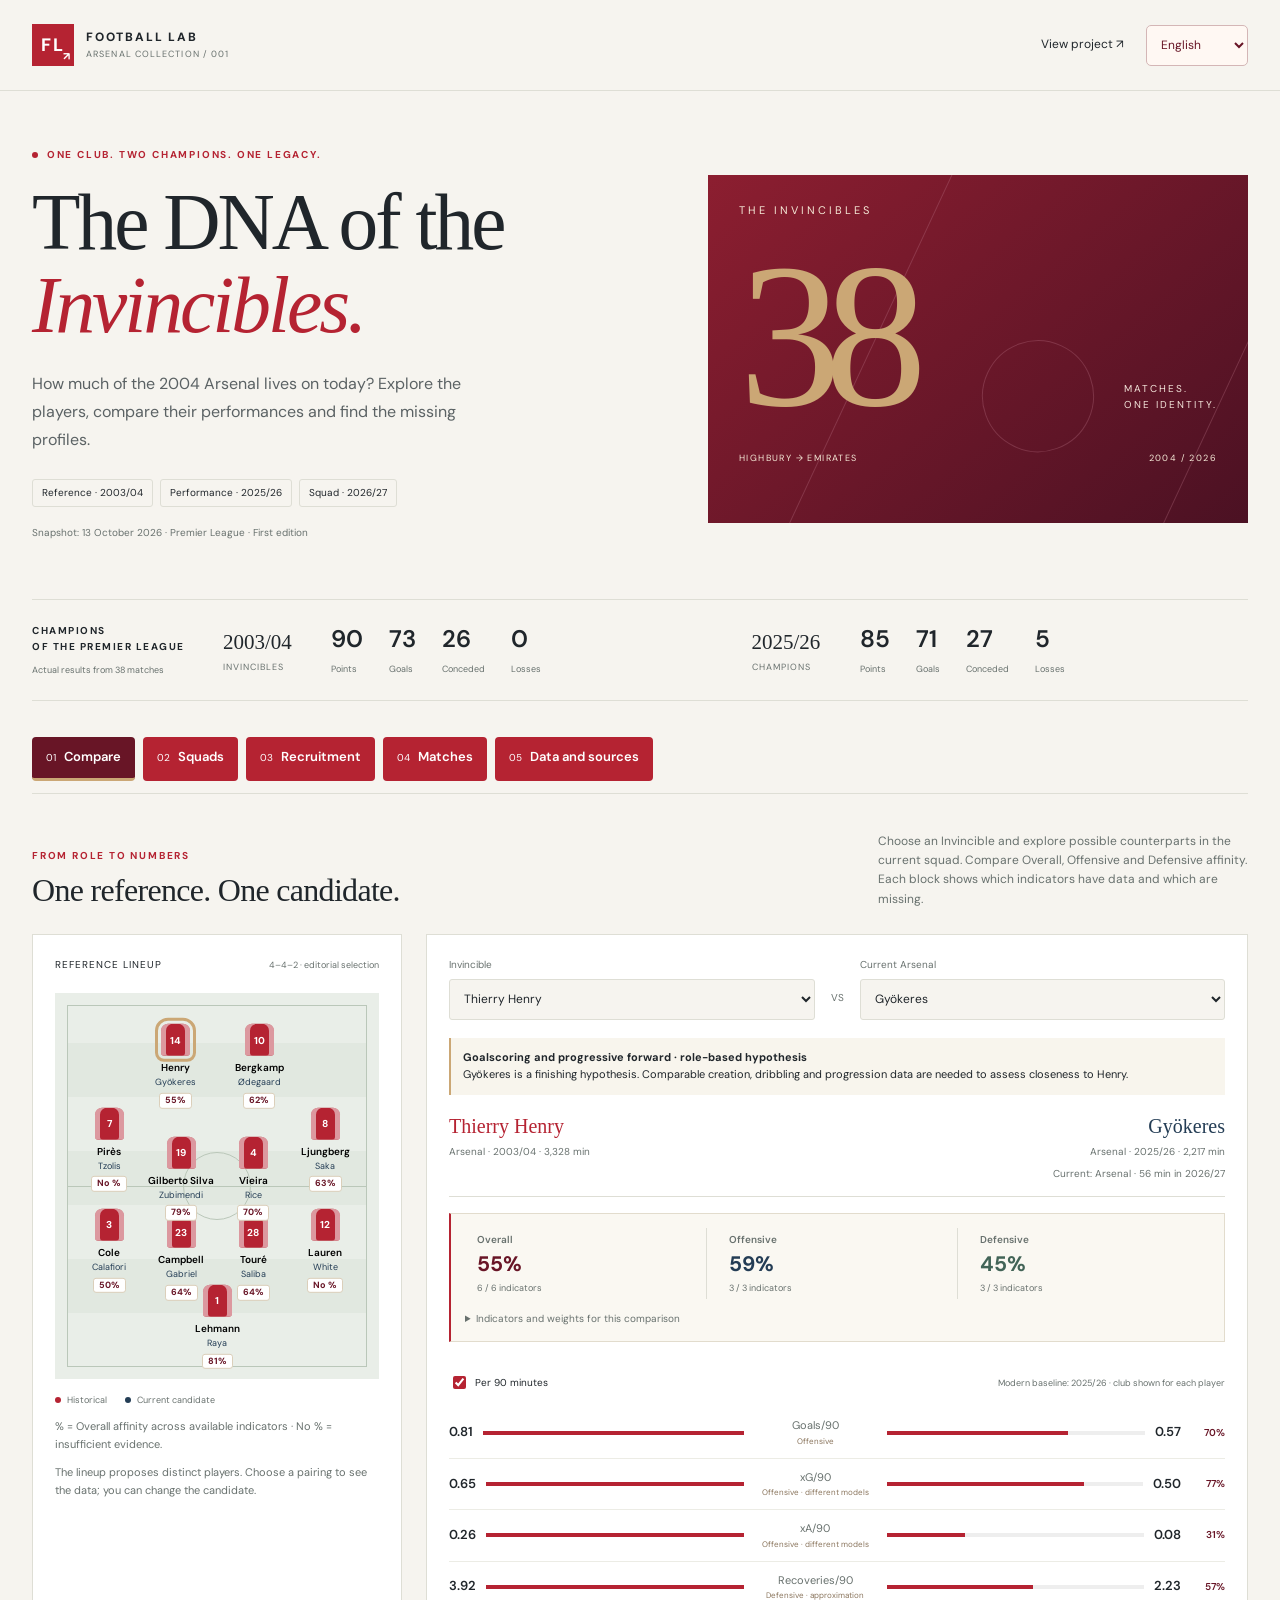
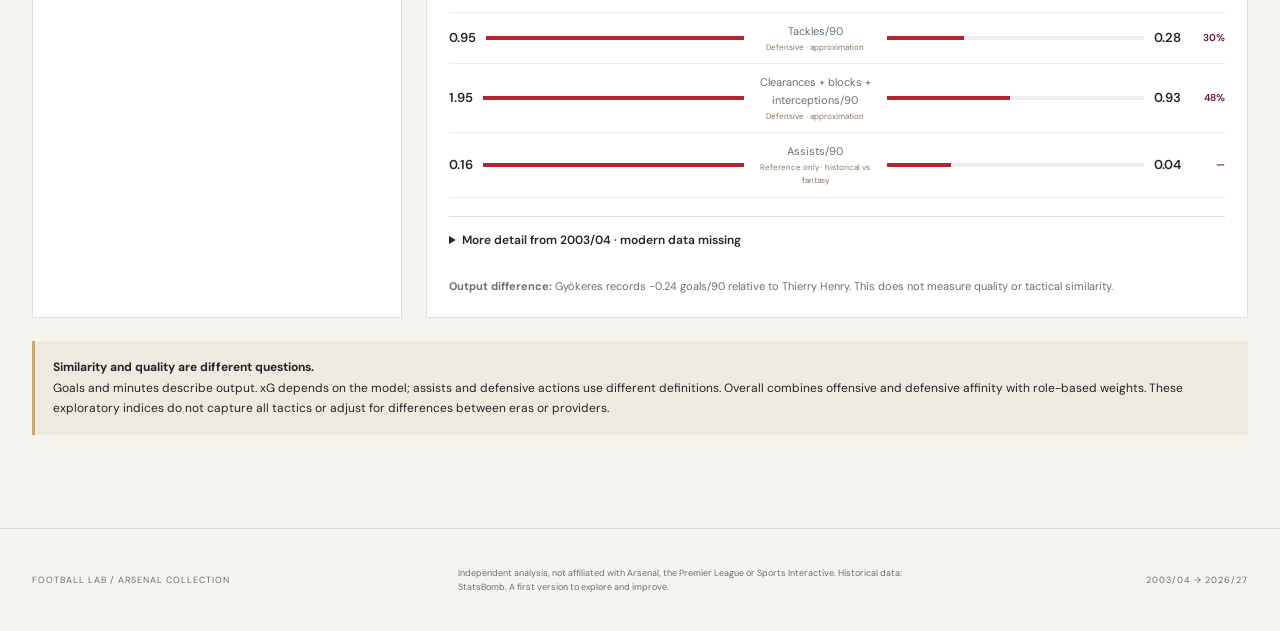
<file: docs/index.html>
<!doctype html>
<html lang="en">
<head>
  <meta charset="utf-8"><meta name="viewport" content="width=device-width, initial-scale=1">
  <meta name="description" content="Explore the 2003/04 Invincibles, the title-winning 2025/26 Arsenal and the current squad. Real data, profiles and candidates to investigate.">
  <title>Arsenal · The DNA of the Invincibles</title>
  <link rel="stylesheet" href="lab.css?v=20261013-7">
  <script defer src="translations.js?v=20261013-7"></script><script defer src="i18n.js?v=20261013-7"></script>
  <script defer src="arsenal-data.js?v=20261013-7"></script><script defer src="match-data.js?v=20261013-7"></script><script defer src="similarity.js?v=20261013-7"></script><script defer src="lab.js?v=20261013-7"></script>
</head>
<body>
<a class="skip" href="#main">Skip to content</a>
<header class="masthead"><a href="./" class="brand"><span class="brand-mark">FL<span>↗</span></span><span>FOOTBALL LAB<small>ARSENAL COLLECTION / 001</small></span></a><div class="header-actions"><a href="https://github.com/isardi4/football-lab" target="_blank" rel="noopener">View project <span aria-hidden="true">↗</span></a><label class="language-picker" data-no-translate><span class="sr-only">Language / Idioma</span><select id="language-select" aria-label="Language / Idioma"><option value="en" lang="en">English</option><option value="es" lang="es">Español</option></select></label></div></header>
<main id="main">
<section class="hero"><div class="hero-copy"><p class="eyebrow"><span class="live-dot"></span> ONE CLUB. TWO CHAMPIONS. ONE LEGACY.</p><h1>The DNA of the<br><em>Invincibles.</em></h1><p class="intro">How much of the 2004 Arsenal lives on today? Explore the players, compare their performances and find the missing profiles.</p><div class="hero-tags"><span>Reference · 2003/04</span><span>Performance · 2025/26</span><span>Squad · 2026/27</span></div><p class="snapshot">Snapshot: 13 October 2026 · Premier League · First edition</p></div><div class="hero-art" aria-hidden="true"><div class="season-label">THE INVINCIBLES</div><div class="giant-number">38<span>MATCHES.<br>ONE IDENTITY.</span></div><div class="art-bottom"><span>HIGHBURY → EMIRATES</span><span>2004 / 2026</span></div><div class="pitch-outline"></div></div></section>
<section class="team-strip" aria-label="Season summaries"><div class="strip-label"><span>CHAMPIONS <br>OF THE PREMIER LEAGUE</span><small>Actual results from 38 matches</small></div><div id="team-summary" class="team-summary"></div></section>
<nav class="tabs" aria-label="Analysis sections"><button data-tab="compare" aria-selected="true">01 <span>Compare</span></button><button data-tab="squads" aria-selected="false">02 <span>Squads</span></button><button data-tab="recruit" aria-selected="false">03 <span>Recruitment</span></button><button data-tab="matches" aria-selected="false">04 <span>Matches</span></button><button data-tab="sources" aria-selected="false">05 <span>Data and sources</span></button></nav>
<section id="compare" class="view active">
<div class="section-heading"><div><p class="eyebrow">FROM ROLE TO NUMBERS</p><h2>One reference. One candidate.</h2></div><p>Choose an Invincible and explore possible counterparts in the current squad. Compare Overall, Offensive and Defensive affinity. Each block shows which indicators have data and which are missing.</p></div>
<div class="compare-layout"><aside class="formation-panel"><div class="panel-title"><span>REFERENCE LINEUP</span><small>4–4–2 · editorial selection</small></div><div class="pitch" id="pitch"></div><div class="legend"><i></i> Historical <i class="modern-dot"></i> Current candidate</div><p class="small-note">% = Overall affinity across available indicators · No % = insufficient evidence.</p><p class="small-note">The lineup proposes distinct players. Choose a pairing to see the data; you can change the candidate.</p></aside><div class="comparison-panel"><div class="selectors"><label>Invincible<select id="historical-select"></select></label><span class="versus">VS</span><label>Current Arsenal<select id="current-select"></select></label></div><div id="role-note" class="role-note"></div><div id="comparison-head"></div><section id="similarity" class="similarity" aria-live="polite" aria-label="Overall, offensive and defensive affinity"></section><div class="metric-controls"><label><input type="checkbox" id="per90" checked> Per 90 minutes</label><span>Modern baseline: 2025/26 · club shown for each player</span></div><div id="metrics" class="metrics"></div><details class="details"><summary>More detail from 2003/04 · modern data missing</summary><div id="historical-details"></div></details><div id="comparison-takeaway" class="takeaway"></div></div></div>
<div class="notice"><strong>Similarity and quality are different questions.</strong> Goals and minutes describe output. xG depends on the model; assists and defensive actions use different definitions. Overall combines offensive and defensive affinity with role-based weights. These exploratory indices do not capture all tactics or adjust for differences between eras or providers.</div>
</section>
<section id="squads" class="view" hidden><div class="section-heading"><div><p class="eyebrow">THE PLAYERS BEHIND THE TEAM</p><h2>Three snapshots of Arsenal.</h2></div><p>Explore the historical squad, the champions’ records and the players available in the latest official squad list.</p></div><div class="toolbar"><label>Squad<select id="squad-season"><option value="historical">Invincibles · 2003/04</option><option value="champions">Champions · FPL records 2025/26</option><option value="current">Current · 2026/27</option></select></label><label>Search<input id="squad-search" type="search" placeholder="Player name"></label><label>Group<select id="squad-group"><option value="all">All</option><option value="GK">Goalkeepers</option><option value="DEF">Defenders</option><option value="MID">Midfielders</option><option value="FWD">Forwards</option></select></label></div><p id="squad-caption" class="small-note"></p><div class="table-wrap"><table><thead id="squad-head"></thead><tbody id="squad-body"></tbody></table></div><p class="small-note">FPL entries with zero minutes do not establish participation. Current squad: 22 senior entries and two selected first-team youngsters; Nwaneri is excluded as a loaned player on the official list. The full academy is not included. Current roles are editorial labels, not measured positions.</p></section>
<section id="recruit" class="view" hidden><div class="section-heading"><div><p class="eyebrow">THE MISSING PROFILE</p><h2>Seven profiles to explore.</h2></div><p>Up to seven candidates from the same position group, ranked by Overall, Offensive or Defensive affinity with the historical reference.</p></div><div class="toolbar"><label>Reference<select id="recruit-reference"></select></label><label>Minimum minutes<select id="min-minutes"><option>900</option><option>1800</option><option>2700</option></select></label><label>Sort by<select id="recruit-sort"><option value="overall">Highest Overall</option><option value="offensive">Highest offensive %</option><option value="defensive">Highest defensive %</option><option value="xg">Highest modern xG/90</option><option value="xa">Highest modern xA/90</option><option value="tackles">Most modern tackles/90</option><option value="minutes">Most minutes</option></select></label></div><div id="recruit-note" class="notice"></div><div class="table-wrap"><table class="recruit-table"><thead><tr><th>Player</th><th>Overall</th><th>Offensive</th><th>Defensive</th><th>Club 2025/26</th><th>Current FPL club</th><th>Min</th><th>Goals/90</th><th>xG/90</th><th>xA/90</th><th>Recoveries/90</th><th>Tackles/90</th><th>CBI/90</th><th>Saves/90</th><th>Conceded/90</th><th>Clean sheets/90</th></tr></thead><tbody id="recruit-body"></tbody></table></div><p class="small-note">Scroll the table to see the remaining indicators. CBI = clearances + blocks + interceptions. Pool: the 2025/26 Premier League FPL archive, excluding current Arsenal players and players associated with Arsenal in that archive. Current club is taken from an FPL snapshot and requires official verification before a signing. No budget, contracts, wages or availability are confirmed. A broad group does not distinguish holding midfielders, wingers and attacking midfielders.</p></section>
<section id="matches" class="view" hidden><div class="section-heading"><div><p class="eyebrow">38 MATCHES PER SEASON</p><h2>The seasons, match by match.</h2></div><p>Team context helps interpret individual output. The score includes opponents’ own goals.</p></div><div class="toolbar"><label>Season<select id="match-season"><option>2003/04</option><option>2025/26</option></select></label><label>Result<select id="match-result"><option value="all">All</option><option value="win">Win</option><option value="draw">Draw</option><option value="loss">Loss</option></select></label></div><div id="match-grid" class="match-grid"></div></section>
<section id="sources" class="view" hidden><div class="section-heading"><div><p class="eyebrow">EVIDENCE, NOT MAGIC</p><h2>What we know. What is missing.</h2></div><p>Sources, definitions and coverage to assess each comparison.</p></div><div class="source-grid"><article class="source-card"><span class="source-status">38 / 38 MATCHES</span><h3>StatsBomb · 2003/04</h3><p>Events and lineups for Arsenal’s full season. Metrics calculated from actions, without continuous tracking.</p><a href="https://github.com/hudl/open-data/tree/master/data" target="_blank" rel="noopener">Official repository ↗</a><img src="statsbomb-logo.png" alt="StatsBomb" class="sb-logo"></article><article class="source-card"><span class="source-status">FULL SEASON · ARCHIVE</span><h3>FPL · 2025/26</h3><p>Aggregates preserved by vaastav, checked against five historical FPL responses. This is not an independent second measurement.</p><a href="https://github.com/vaastav/Fantasy-Premier-League/tree/master/data/2025-26" target="_blank" rel="noopener">Archive and provenance ↗</a></article><article class="source-card"><span class="source-status">SQUAD AND CONTEXT</span><h3>Premier League + results</h3><p>Squad registered in September 2026. Results from Football-Data.co.uk for the 2025/26 season.</p><a href="https://www.premierleague.com/en/news/4706139/see-all-the-202627-premier-league-squad-lists" target="_blank" rel="noopener">Official squads ↗</a><a href="https://www.football-data.co.uk/mmz4281/2526/E0.csv" target="_blank" rel="noopener">Downloadable results ↗</a></article></div><details class="details" open><summary>How metrics are calculated and compared</summary><ul class="method-list"><li><strong>Historical minutes:</strong> sum of position intervals, excluding stoppage time; accounts for substitutions, dismissals and temporary absences. May differ from official minutes.</li><li><strong>Per 90:</strong> total × 90 / minutes. Without minutes, the result is “—”; missing values are not converted to zero.</li><li><strong>Goals:</strong> shots with a Goal outcome; excludes opponents’ own goals. This is the most directly comparable output dimension.</li><li><strong>xG and xA:</strong> historical values from StatsBomb; xA is calculated from the xG of the shot linked to a pass. FPL uses its own provider. Showing them together does not imply identical models.</li><li><strong>Assists:</strong> historical goal_assist versus fantasy assists. Shown separately without assuming equivalence.</li><li><strong>Defence:</strong> tackles and recoveries follow each provider’s definitions. Historical CBI is reconstructed by adding Clearance, Block and Interception events. It approximates the FPL field rather than matching it exactly. Separate interceptions still have no modern counterpart.</li><li><strong>Historical progression:</strong> completed passes advancing horizontally ≥12 StatsBomb units on a 120×80 pitch. This is the project’s own definition, not an official metric or complete tactical assessment.</li><li><strong>Overall, Offensive and Defensive:</strong> each indicator uses lower ÷ higher × 100 on per-90 values. Offensive: goals, xG and xA. Defensive: recoveries, tackles and CBI; for goalkeepers: saves, goals conceded and clean sheets. Blocks average informative indicators and require at least two available, plus 900 minutes per player. Shared zeros provide no signal.</li><li><strong>Overall weights:</strong> based on the original group: forwards 70% offensive / 30% defensive; midfielders 50% / 50%; defenders 30% / 70%; goalkeepers 0% / 100%. These are explicit project choices, not learned or validated weights. If a required block is missing, Overall cannot be assessed. Missing values are not replaced with zeros.</li><li><strong>Goalkeepers:</strong> historical goals conceded are taken from the score when the goalkeeper played the full match. They are not attributed to outfield players. Saves are reconstructed by event type. The offensive component cannot be assessed without modern distribution data.</li><li><strong>Candidates:</strong> up to seven are shown, ranked by the selected dimension. This is affinity across available indicators, not evidence of equal quality, complete tactical similarity or signing feasibility. Fantasy assists without a historical counterpart are excluded from the index.</li><li><strong>Time windows:</strong> 2003/04 versus 2025/26 performance; the available squad is from 2026/27. New signings show their club during the measured window.</li></ul></details><div class="download-row"><a class="button" href="arsenal-data.json" download>Download analysis data ↓</a><a href="data_dictionary.md">Data dictionary (Spanish) ↗</a><a href="https://github.com/isardi4/football-lab/blob/main/scripts/build_dashboard_data.py" target="_blank" rel="noopener">View calculations ↗</a></div></section>
</main>
<footer><span>FOOTBALL LAB / ARSENAL COLLECTION</span><p>Independent analysis, not affiliated with Arsenal, the Premier League or Sports Interactive. Historical data: StatsBomb. A first version to explore and improve.</p><span>2003/04 → 2026/27</span></footer>
<noscript><p class="notice">Enable JavaScript to explore the interactive comparison.</p></noscript>
</body></html>
</file>
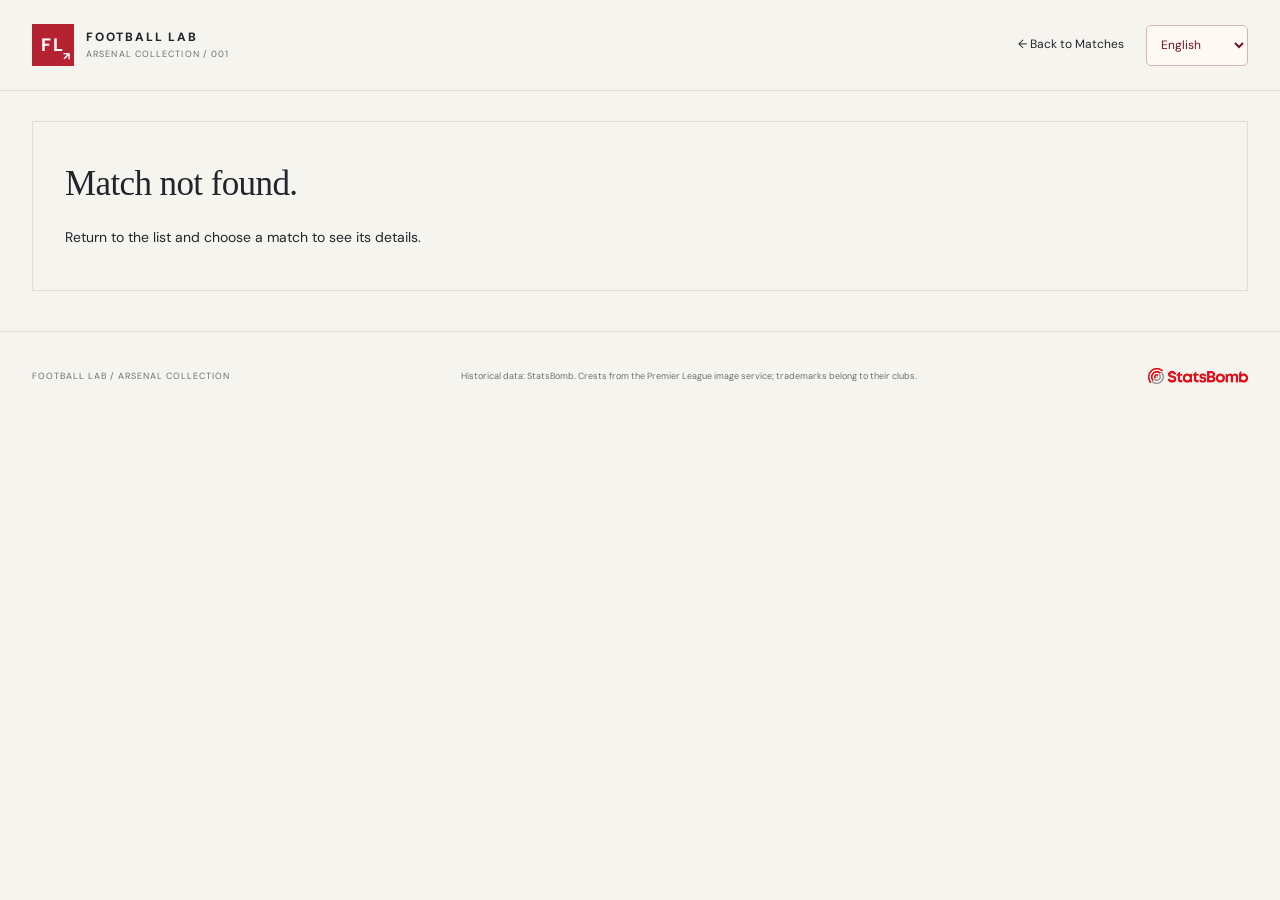
<file: docs/match.html>
<!doctype html>
<html lang="en">
<head>
  <meta charset="utf-8"><meta name="viewport" content="width=device-width, initial-scale=1">
  <meta name="description" content="Match details: score, statistics, lineups and a timeline of available events.">
  <title>Match details · Football Lab</title>
  <link rel="stylesheet" href="lab.css?v=20261013-7">
  <script defer src="translations.js?v=20261013-7"></script><script defer src="i18n.js?v=20261013-7"></script>
  <script defer src="match-data.js?v=20261013-7"></script><script defer src="match.js?v=20261013-7"></script>
</head>
<body class="match-page">
<a class="skip" href="#main">Skip to content</a>
<header class="masthead"><a href="./" class="brand"><span class="brand-mark">FL<span>↗</span></span><span>FOOTBALL LAB<small>ARSENAL COLLECTION / 001</small></span></a><div class="header-actions"><a id="match-back" href="index.html#matches">← Back to Matches</a><label class="language-picker" data-no-translate><span class="sr-only">Language / Idioma</span><select id="language-select" aria-label="Language / Idioma"><option value="en" lang="en">English</option><option value="es" lang="es">Español</option></select></label></div></header>
<main id="main"><section id="match-hero" class="match-hero" aria-live="polite"></section><section id="match-stat-section"><div class="section-heading"><div><p class="eyebrow">THE MATCH IN NUMBERS</p><h2>Both teams’ statistics.</h2></div><p id="match-stat-caption"></p></div><div id="match-stats" class="match-stats"></div></section><section class="match-timeline-section"><div class="section-heading"><div><p class="eyebrow">THE MATCH MOMENTS</p><h2>Timeline.</h2></div><label id="timeline-filter-label">Show<select id="timeline-filter"><option value="all">All key events</option><option value="goal">Goals</option><option value="cards">Cards</option><option value="substitution">Substitutions</option></select></label></div><div id="match-timeline"></div></section><section class="match-lineup-section"><div class="section-heading"><div><p class="eyebrow">WHO PLAYED</p><h2>Lineups and appearances.</h2></div><p>Reconstructed regular-time minutes; stoppage time is excluded.</p></div><div id="match-lineups" class="match-lineups"></div></section><div id="match-source" class="small-note match-source"></div></main>
<footer><span>FOOTBALL LAB / ARSENAL COLLECTION</span><p>Historical data: StatsBomb. Crests from the Premier League image service; trademarks belong to their clubs.</p><img class="sb-logo" src="statsbomb-logo.png" alt="StatsBomb"></footer>
<noscript><p class="notice">Enable JavaScript to view match details.</p></noscript>
</body></html>
</file>
<file: docs/lab.css>
@import url('https://fonts.googleapis.com/css2?family=DM+Sans:wght@400;500;600;700&family=Manrope:wght@400;600;700;800&display=swap');
:root{--paper:#f6f4ef;--ink:#20262b;--muted:#68716e;--line:#deded5;--red:#b52332;--wine:#681526;--gold:#cba775;--green:#426457;--white:#fff;--navy:#243d55}*{box-sizing:border-box}body{margin:0;background:var(--paper);color:var(--ink);font-family:'DM Sans',Arial,sans-serif;font-size:14px;line-height:1.6}a{color:inherit;text-underline-offset:4px}button,input,select{font:inherit}button,select{cursor:pointer}button:focus-visible,a:focus-visible,input:focus-visible,select:focus-visible{outline:3px solid var(--gold);outline-offset:4px}.skip{position:absolute;left:10px;top:-60px;z-index:20;background:white;padding:12px}.skip:focus{top:10px}.masthead{max-width:1280px;margin:auto;padding:24px 32px;display:flex;align-items:center;justify-content:space-between;border-bottom:1px solid var(--line)}.masthead>a:last-child{font-size:12px;text-decoration:none}.brand{display:flex;gap:12px;align-items:center;font-weight:800;letter-spacing:1.8px;text-decoration:none;font-size:12px}.brand small{display:block;font-size:9px;color:var(--muted);font-weight:400;letter-spacing:1.1px}.brand-mark{background:var(--red);color:white;width:42px;height:42px;display:grid;place-content:center;font-size:18px;position:relative}.brand-mark>span{font-size:11px;position:absolute;right:2px;bottom:0}main{max-width:1280px;margin:auto;padding:0 32px}.hero{display:grid;grid-template-columns:1.15fr 1fr;gap:55px;padding:56px 0 48px;align-items:center}.eyebrow{font-size:10px;letter-spacing:1.8px;font-weight:700;margin:0 0 15px;color:var(--red)}.live-dot{display:inline-block;width:6px;height:6px;border-radius:50%;background:var(--red);margin-right:5px}h1{font-family:Georgia,serif;font-size:clamp(52px,6.2vw,80px);font-weight:400;line-height:1.04;letter-spacing:-3px;margin:18px 0 24px}h1 em{color:var(--red);font-weight:400}.intro{font-size:16px;max-width:450px;color:#5b6264;line-height:1.75}.hero-tags{display:flex;gap:7px;flex-wrap:wrap;margin-top:25px}.hero-tags span{border:1px solid var(--line);padding:5px 9px;font-size:10px;border-radius:3px}.snapshot{font-size:10px;color:var(--muted);margin-top:18px}.hero-art{height:348px;background:var(--wine);color:#f5e9d7;position:relative;overflow:hidden;padding:27px 31px;background-image:linear-gradient(140deg,#8c1e30,#4b1123)}.season-label{letter-spacing:3px;font-size:11px;position:relative;z-index:2}.giant-number{font-family:Georgia,serif;font-size:205px;line-height:1.13;position:relative;z-index:2;letter-spacing:-17px;color:var(--gold)}.giant-number span{font-family:'DM Sans',sans-serif;position:absolute;right:0;bottom:38px;font-size:10px;line-height:1.6;letter-spacing:2px;color:#f4e5db}.art-bottom{display:flex;justify-content:space-between;font-size:9px;letter-spacing:1.4px;position:relative;z-index:2}.pitch-outline{position:absolute;top:-85px;left:170px;width:340px;height:560px;border:1px solid #bc788b50;transform:rotate(25deg)}.pitch-outline:after{content:'';position:absolute;top:45%;left:34%;width:110px;height:110px;border:1px solid #bc788b50;border-radius:50%}.team-strip{border-top:1px solid var(--line);border-bottom:1px solid var(--line);display:flex;gap:36px;padding:22px 0}.strip-label{min-width:155px;font-size:10px;letter-spacing:1.5px;font-weight:700;display:flex;flex-direction:column;justify-content:center;gap:8px}.strip-label small{font-size:9px;color:var(--muted);font-weight:400;letter-spacing:0}.team-summary{display:flex;flex:1;gap:32px}.season-summary{flex:1;display:flex;gap:26px;align-items:center}.season-name{font-family:Georgia,serif;font-size:21px;min-width:82px}.season-name small{display:block;font-family:'DM Sans',sans-serif;font-size:9px;color:var(--muted);letter-spacing:1px}.season-summary .stat strong{display:block;font-size:24px;font-weight:600;line-height:1.4}.season-summary .stat small{font-size:9px;color:var(--muted)}.tabs{display:flex;gap:28px;border-bottom:1px solid var(--line);margin:28px 0 38px;overflow-x:auto}.tabs button{border:0;background:none;padding:16px 0;color:var(--muted);font-size:10px;white-space:nowrap;border-bottom:2px solid transparent}.tabs button span{font-size:13px;margin-left:5px}.tabs button[aria-selected=true]{color:var(--ink);border-color:var(--red)}.view{padding-bottom:30px}.view[hidden]{display:none}.section-heading{display:flex;justify-content:space-between;gap:40px;align-items:end;margin-bottom:25px}.section-heading .eyebrow{margin-bottom:8px}h2{font-family:Georgia,serif;font-size:32px;line-height:1.15;margin:0;font-weight:400;letter-spacing:-.7px}.section-heading>p{font-size:12px;max-width:370px;color:var(--muted);margin:0}.compare-layout{display:grid;grid-template-columns:370px 1fr;gap:24px}.formation-panel,.comparison-panel{background:var(--white);border:1px solid var(--line);padding:22px}.panel-title{display:flex;justify-content:space-between;align-items:center;font-size:10px;letter-spacing:1px}.panel-title small{font-size:9px;color:var(--muted);letter-spacing:0}.pitch{background:#e9eee8;min-height:386px;margin:20px 0 14px;position:relative;border:12px solid #e9eee8;background-image:repeating-linear-gradient(0deg,#e9eee8,#e9eee8 54px,#e1e8e0 54px,#e1e8e0 108px)}.pitch:before{content:'';position:absolute;inset:0;border:1px solid #bac7b9;pointer-events:none}.pitch:after{content:'';position:absolute;left:0;right:0;top:50%;border-top:1px solid #bac7b9;pointer-events:none}.pitch-center{position:absolute;width:68px;height:68px;left:calc(50% - 34px);top:calc(50% - 34px);border:1px solid #bac7b9;border-radius:50%}.pitch-player{position:absolute;width:76px;transform:translate(-50%,-50%);padding:0;border:0;background:none;z-index:2;line-height:1.3}.shirt{display:grid;place-items:center;margin:0 auto 5px;width:29px;height:32px;background:var(--red);color:white;border-radius:7px 7px 3px 3px;font-size:10px;font-weight:700;box-shadow:inset 5px 0 0 #fff8,inset -5px 0 0 #fff8}.pitch-player[aria-pressed=true] .shirt{outline:3px solid var(--gold);outline-offset:3px}.pitch-player strong{display:block;font-size:10px;font-weight:600}.pitch-player small{display:block;font-size:9px;color:var(--navy);margin-top:3px}.legend{display:flex;align-items:center;gap:6px;font-size:9px;color:var(--muted)}.legend i{width:6px;height:6px;border-radius:50%;background:var(--red)}.legend .modern-dot{background:var(--navy);margin-left:12px}.small-note{font-size:11px;color:var(--muted);line-height:1.6}.selectors{display:flex;align-items:center;gap:16px}.selectors label{flex:1}label{display:flex;flex-direction:column;gap:6px;font-size:10px;color:var(--muted)}select,input[type=search]{width:100%;min-height:41px;border:1px solid var(--line);border-radius:3px;background:var(--paper);color:var(--ink);padding:8px 10px;font-size:12px}select{max-width:100%}.versus{font-size:10px;color:var(--muted);margin-top:20px}.role-note{background:#f8f5ed;border-left:2px solid var(--gold);padding:11px 12px;font-size:11px;margin-top:18px}.comparison-names{display:flex;gap:20px;justify-content:space-between;border-bottom:1px solid var(--line);padding:18px 0 12px}.comparison-names>div{width:50%}.comparison-names>div:last-child{text-align:right}.comparison-names h3{font-size:20px;margin:0;font-family:Georgia,serif;font-weight:400}.comparison-names small{font-size:10px;color:var(--muted)}.comparison-names .old{color:var(--red)}.comparison-names .new{color:var(--navy)}.metric-controls{display:flex;justify-content:space-between;align-items:center;gap:12px;padding:15px 0}.metric-controls label{display:flex;flex-direction:row;align-items:center;color:var(--ink);white-space:nowrap}.metric-controls span{font-size:9px;color:var(--muted)}input[type=checkbox]{accent-color:var(--red)}.metric-row{display:grid;grid-template-columns:1fr 124px 1fr;gap:12px;align-items:center;padding:10px 0;border-bottom:1px solid #ecece5}.metric-center{text-align:center;font-size:11px;color:var(--muted)}.metric-center small{display:block;font-size:8px;color:#8a755d}.metric-value{font-size:13px;font-weight:600;display:flex;align-items:center;gap:10px}.metric-value:last-child{justify-content:flex-end}.bar-track{height:4px;background:#eee;flex:1}.bar{height:4px;background:var(--red)}.metric-value:last-child .bar{background:var(--navy);float:right}.details{margin:18px 0;font-size:12px;border-top:1px solid var(--line);padding-top:14px}.details summary{cursor:pointer;font-weight:600}.extra-stats{display:grid;grid-template-columns:repeat(3,1fr);gap:12px;padding-top:14px}.extra-stats div{background:var(--paper);padding:9px;font-size:10px}.extra-stats strong{display:block;font-size:17px}.takeaway{font-size:11px;color:var(--muted);padding-top:10px}.notice{background:#eeeae0;border-left:3px solid var(--gold);padding:16px 18px;font-size:12px;margin:23px 0;line-height:1.7}.notice strong{display:block}.toolbar{display:flex;gap:15px;align-items:end;flex-wrap:wrap;margin-bottom:18px}.toolbar label{min-width:150px;flex:1}.table-wrap{overflow:auto;background:white;border:1px solid var(--line)}table{width:100%;border-collapse:collapse;text-align:left;font-size:12px;white-space:nowrap}th{background:#efeee8;color:var(--muted);font-size:10px;font-weight:500;letter-spacing:.2px;padding:13px 15px}td{padding:12px 15px;border-bottom:1px solid #eeeee8}tbody tr:hover{background:#faf8f3}td strong{font-weight:600}td small{display:block;color:var(--muted);font-size:9px}.table-link{background:none;border:0;padding:0;text-align:left;color:var(--red);text-decoration:underline;text-underline-offset:3px}.badge{font-size:9px;padding:3px 6px;border-radius:3px;background:#e8eee8;color:var(--green)}.match-grid{display:grid;grid-template-columns:repeat(4,1fr);gap:12px}.match-card{background:white;border:1px solid var(--line);padding:15px}.match-card header{display:flex;justify-content:space-between;color:var(--muted);font-size:9px}.match-card h3{font-size:12px;margin:12px 0 7px;font-weight:500}.match-card .score{font-family:Georgia,serif;font-size:27px}.match-card small{color:var(--muted);font-size:10px}.match-card .win{color:var(--green)}.match-card .loss{color:var(--red)}.source-grid{display:grid;grid-template-columns:repeat(3,1fr);gap:18px}.source-card{border:1px solid var(--line);background:white;padding:24px}.source-status{font-size:9px;letter-spacing:1px;color:var(--green)}h3{font-size:18px;line-height:1.3}.source-card p{font-size:12px;color:var(--muted)}.source-card a{font-size:11px;display:block;margin:10px 0}.sb-logo{width:130px;max-height:50px;object-fit:contain;margin-top:14px}.fm-panel{display:grid;grid-template-columns:1.2fr 1fr;gap:40px;background:white;border:1px solid var(--line);padding:28px;margin:24px 0}.fm-panel h3{font-family:Georgia,serif;font-size:26px;font-weight:400;margin:0 0 15px}.fm-panel p{font-size:12px;color:var(--muted)}.fm-panel a{font-size:11px}.fm-attr{display:flex;gap:12px;align-items:center;font-size:10px;margin:9px 0}.fm-attr span:first-child{width:95px}.fm-attr .bar-track{max-width:200px}.fm-attr .bar{background:var(--green)}.method-list{padding-left:20px;font-size:12px;max-width:950px}.method-list li{margin:13px 0;color:var(--muted)}.download-row{display:flex;gap:25px;align-items:center;flex-wrap:wrap;font-size:12px;margin-top:24px}.button{background:var(--ink);color:white;padding:10px 16px;text-decoration:none;border-radius:3px}footer{max-width:1280px;margin:40px auto 0;padding:28px 32px;border-top:1px solid var(--line);display:flex;align-items:center;justify-content:space-between;gap:30px;font-size:9px;letter-spacing:1px;color:var(--muted)}footer p{max-width:460px;letter-spacing:0}button:hover{filter:brightness(.9)}
@media(min-width:1450px){.hero{padding:70px 0 55px}.hero-art{height:375px}.giant-number{font-size:220px}}
@media(max-width:1050px){.compare-layout{grid-template-columns:320px 1fr}.hero{gap:24px}.team-strip{gap:15px}.season-summary{gap:15px}.team-summary{gap:15px}.season-summary .stat strong{font-size:20px}.strip-label{min-width:120px}.metric-row{grid-template-columns:1fr 100px 1fr;gap:8px}.giant-number{font-size:180px}.hero-art{height:320px}.match-grid{grid-template-columns:repeat(3,1fr)}}
@media(max-width:760px){main{padding:0 18px}.masthead{padding:18px}.hero{grid-template-columns:1fr;padding:30px 0;gap:25px}.hero-art{height:210px}.giant-number{font-size:130px;line-height:1.05}.giant-number span{bottom:25px}.season-label{font-size:9px}.hero-copy h1{font-size:58px}.intro{font-size:14px}.team-strip{display:block}.strip-label{margin-bottom:14px}.strip-label span br{display:none}.team-summary{display:block}.season-summary{justify-content:space-between;padding:10px 0;gap:10px}.tabs{gap:20px;margin:15px 0 25px}.section-heading{display:block}.section-heading>p{margin-top:14px;max-width:none}h2{font-size:29px}.compare-layout{grid-template-columns:1fr}.pitch{min-height:400px}.formation-panel{max-width:none}.comparison-panel{padding:16px}.metric-controls{align-items:start}.metric-controls span{text-align:right;max-width:140px}.match-grid{grid-template-columns:repeat(2,1fr)}.source-grid{grid-template-columns:1fr}.fm-panel{grid-template-columns:1fr;gap:15px;padding:20px}.toolbar label{min-width:130px}.selectors{gap:8px}.selectors label{min-width:0}.comparison-names h3{font-size:18px}.comparison-names small{font-size:9px}.metric-value{gap:5px}.metric-row{grid-template-columns:1fr 106px 1fr}.metric-center{font-size:10px}.bar-track{min-width:15px}footer{padding:20px 18px;display:block}footer>span:last-child{display:block;margin-top:16px}}
@media(prefers-reduced-motion:no-preference){.view.active{animation:arrive .2s ease-out}@keyframes arrive{from{opacity:.6;transform:translateY(4px)}to{opacity:1;transform:none}}}

.similarity{background:#f6f3ea;border:1px solid #e2dccd;padding:18px;margin:18px 0}.similarity-summary{display:flex;align-items:center;gap:20px}.similarity-number{min-width:92px}.similarity-number output{font-size:42px;font-family:Georgia,serif;color:var(--wine);line-height:1}.similarity-number output span{font-size:22px}.similarity-summary .eyebrow{margin:0 0 5px;font-size:9px}.similarity-summary p{margin:0 0 4px;font-size:12px}.similarity-summary small{font-size:10px;color:var(--muted);display:block;line-height:1.5}.similarity-components{display:flex;gap:24px;margin-top:14px;padding-top:10px;border-top:1px solid #e2dccd}.similarity-components div{display:flex;gap:12px;font-size:10px}.similarity-components strong{color:var(--wine)}.score-method{font-size:10px;color:var(--muted);margin-top:12px}.score-method summary{cursor:pointer}.score-method p{margin:10px 0 0}.similarity-empty{font-size:11px;color:var(--muted)}.similarity-empty p{margin:6px 0 0}@media(max-width:480px){.similarity{padding:14px}.similarity-summary{gap:12px}.similarity-number{min-width:65px}.similarity-number output{font-size:35px}.similarity-components{gap:16px;flex-wrap:wrap}}

.score-preview{display:flex;justify-content:space-between;align-items:center;gap:16px;border:1px solid #d5b995;background:#eee6d9;padding:12px 16px;margin-top:18px;max-width:440px;text-decoration:none}.score-preview strong{display:block;font-size:12px}.score-preview small{display:block;color:var(--muted);font-size:10px}.score-preview b{font-family:Georgia,serif;font-size:34px;color:var(--wine);white-space:nowrap}.pitch-score{display:inline-block;background:white;color:var(--wine);border:1px solid #dbcfba;border-radius:3px;font-size:9px;font-weight:700;padding:1px 5px;margin-top:3px}.similarity-number output{font-size:56px}.similarity{border-left:4px solid var(--red)}.recruit-best-card{display:flex;justify-content:space-between;align-items:center;gap:24px;background:#ede5d7;border:1px solid #d8c4a6;border-left:4px solid var(--red);padding:22px 25px;margin:20px 0}.recruit-best-card h3{font-family:Georgia,serif;font-size:26px;font-weight:400;margin:5px 0}.recruit-best-card h3 span{font-size:18px;color:var(--muted)}.recruit-best-card p{font-size:11px;margin:5px 0}.recruit-best-card .eyebrow{font-size:9px;margin:0}.recruit-best-card small{font-size:10px;color:var(--muted)}.recruit-best-card>strong{font-family:Georgia,serif;font-size:56px;font-weight:400;white-space:nowrap;color:var(--wine)}.recruit-best-card>strong span{font-size:28px}.score-pill{display:inline-block;color:var(--wine);background:#f0e6d5;padding:4px 9px;border-radius:3px;font-size:18px}.score-pill.unavailable{color:var(--muted);background:var(--paper)}.score-cell{position:sticky;left:0;background:white;z-index:1}.score-cell small{margin-top:3px}@media(max-width:480px){.recruit-best-card{padding:16px;gap:12px}.recruit-best-card h3{font-size:22px}.recruit-best-card h3 span{display:block;font-size:15px}.recruit-best-card>strong{font-size:42px}.similarity-number output{font-size:42px}.pitch{min-height:445px}.score-preview b{font-size:30px}}

.tabs{gap:8px;padding:8px 0 12px;border-bottom:1px solid var(--line)}.tabs button{background:var(--red);color:white;border-radius:4px;border-bottom:3px solid transparent;padding:10px 14px;min-height:44px}.tabs button[aria-selected=true]{background:var(--wine);color:white;border-bottom-color:var(--gold)}.tabs button:hover{background:#8f1b2b;filter:none}.tabs button span{font-weight:600}.similarity{background:#faf8f2;padding:14px;margin:16px 0;border-left:2px solid var(--red)}.score-grid{display:grid;grid-template-columns:repeat(3,1fr);gap:10px}.score-compact{border-right:1px solid var(--line);padding:4px 12px;display:flex;flex-direction:column;gap:3px}.score-compact:last-child{border-right:0}.score-compact>span{font-size:10px;font-weight:600;color:var(--muted)}.score-compact output{font-size:21px;line-height:1.3;color:var(--wine);font-weight:700}.score-compact[data-dimension=defensive] output{color:var(--green)}.score-compact[data-dimension=offensive] output{color:var(--navy)}.score-compact small{font-size:9px;color:var(--muted)}.score-breakdown{margin-top:12px;padding-top:8px;border-top:1px solid var(--line)}.score-breakdown>div{display:grid;grid-template-columns:1fr 45px;gap:4px;margin:7px 0}.score-breakdown>div small{grid-column:1/3;color:var(--muted);font-size:9px}.metric-row{grid-template-columns:1fr 125px 1fr 35px;gap:9px}.metric-affinity{font-size:10px;font-weight:600;color:var(--wine);text-align:right}.score-pill{font-size:13px;padding:3px 6px}.score-cell{position:static}.recruit-table td:first-child,.recruit-table th:first-child{position:sticky;left:0;background:#fff;z-index:1;min-width:115px}.recruit-table th:first-child{background:#efeee8}.recruit-table td small{font-size:9px}.recruit-table th,.recruit-table td{padding:11px 12px}@media(max-width:760px){.tabs{gap:6px}.tabs button{padding:9px 12px}.tabs button span{font-size:12px}.metric-row{grid-template-columns:1fr 108px 1fr 28px;gap:5px}.metric-affinity{font-size:9px}.score-compact{padding:4px 6px}.score-compact output{font-size:19px}.score-grid{gap:4px}.recruit-table th,.recruit-table td{padding:10px 8px}.recruit-table td:first-child,.recruit-table th:first-child{min-width:90px}}

.match-win{background:#e5eee4;border-color:#cbdcc8}.match-loss{background:#f3e2e0;border-color:#e3c7c4}.match-draw{background:#f3edd7;border-color:#e1d8b7}.match-card .draw,.match-result-label.draw{color:#7b692f}.match-card .loss,.match-result-label.loss{color:#91404a}.match-card .win,.match-result-label.win{color:#385e43}.team-crest{object-fit:contain;flex-shrink:0;vertical-align:middle}.fixture-name{display:grid;grid-template-columns:1fr auto 1fr;gap:7px;align-items:center;min-height:42px}.team-label{display:flex;align-items:center;gap:6px;min-width:0;font-size:11px;line-height:1.35}.team-label>span{overflow-wrap:anywhere}.team-label.away{justify-content:flex-end;text-align:right}.fixture-separator{color:var(--muted);font-size:10px}.match-card-bottom{display:flex;justify-content:space-between;align-items:center;gap:5px;margin-top:8px}.match-detail-link{font-size:10px;white-space:nowrap;text-decoration:none;border-bottom:1px solid #6d74675c}.match-detail-link:hover{color:var(--wine)}.match-page main{padding-top:30px}.match-hero{padding:28px 32px;border:1px solid var(--line);margin-bottom:35px}.match-title{display:flex;align-items:center;gap:14px;font-size:35px;letter-spacing:-.6px;line-height:1.25;margin:12px 0 20px}.match-title .team-crest{width:30px;height:30px}.match-title-separator{color:var(--muted);font-size:23px}.match-scoreline{display:flex;align-items:center;gap:22px;margin:12px 0}.match-scoreline>strong{font-family:Georgia,serif;font-weight:400;font-size:42px;line-height:1.1}.match-scoreline>strong>span{font-size:26px;color:var(--muted)}.match-result-label{font-size:12px;font-weight:600}.match-meta{display:flex;gap:15px;flex-wrap:wrap;font-size:11px;color:var(--muted);margin-top:20px}.match-stats{max-width:800px;background:white;border:1px solid var(--line);padding:20px 26px;margin-bottom:35px}.match-stat-head{display:flex;justify-content:space-between;gap:20px;font-size:12px;font-weight:600;margin-bottom:15px}.match-stat-head>span{display:flex;align-items:center;gap:8px}.match-stat-head .team-crest{width:20px;height:20px}.match-stat{display:grid;grid-template-columns:1fr 160px 1fr;gap:18px;align-items:center;border-top:1px solid #ecece5;padding:12px 0}.match-stat>span{text-align:center;font-size:11px;color:var(--muted)}.match-stat>div{display:flex;align-items:center;gap:12px}.match-stat>div strong{font-size:12px;min-width:32px}.match-stat>div:last-child{text-align:right}.match-stat>div:last-child .bar{background:var(--navy);float:right}.match-timeline-section,.match-lineup-section{margin:32px 0}.match-timeline-section .section-heading label{min-width:200px}.event-list{padding:0;list-style:none;margin:0;background:white;border:1px solid var(--line);max-width:950px}.event-row{display:grid;grid-template-columns:58px 16px 1fr auto;gap:14px;align-items:center;padding:15px 20px;border-bottom:1px solid #ecece5}.event-row:last-child{border-bottom:0}.event-row time{color:var(--muted);font-size:11px;font-variant-numeric:tabular-nums}.event-row strong{font-size:12px;font-weight:600}.event-row p{font-size:11px;color:var(--muted);margin:3px 0 0}.event-marker{height:8px;width:8px;border-radius:50%;background:var(--green)}.event-yellow .event-marker{background:#cbb660;border-radius:1px;width:8px;height:12px}.event-red .event-marker{background:#b45b61;border-radius:1px;width:8px;height:12px}.event-substitution .event-marker{background:#7c95a7}.event-team{display:flex;align-items:center;gap:8px;font-size:10px;color:var(--muted)}.detail-empty{background:#efede5;border:1px solid var(--line);padding:18px 20px;font-size:12px;color:var(--muted);max-width:950px}.match-lineups{display:grid;grid-template-columns:1fr 1fr;gap:24px}.lineup-card{background:white;border:1px solid var(--line);padding:20px}.lineup-card h3{display:flex;align-items:center;gap:10px;margin:0 0 12px;font-family:Georgia,serif;font-size:24px;font-weight:400}.lineup-card .team-crest{width:24px;height:24px}.match-source{margin:30px 0}.match-page footer .sb-logo{width:100px;margin:0}.match-card:hover{border-color:#b5b49e}@media(max-width:760px){.match-hero{padding:22px 18px}.match-title{font-size:25px;gap:8px;flex-wrap:wrap}.match-title .team-crest{width:23px;height:23px}.match-lineups{grid-template-columns:1fr}.match-stats{padding:15px}.match-stat{grid-template-columns:1fr 108px 1fr;gap:8px}.match-stat>div{gap:5px}.match-stat>div strong{min-width:27px;font-size:11px}.match-stat-head{font-size:10px}.event-row{grid-template-columns:43px 8px 1fr;gap:9px;padding:13px}.event-team{grid-column:3;justify-self:start;font-size:9px}.match-timeline-section .section-heading label{margin-top:15px;min-width:0}.fixture-name{gap:4px;min-height:54px}.team-label{font-size:10px;gap:4px}.team-label .team-crest{width:15px;height:16px}.match-card-bottom{flex-direction:column;align-items:start;gap:4px}.match-card header{font-size:8px}.match-card{padding:13px}.lineup-card{padding:15px}}

[hidden]{display:none!important}

/* Language selection shared by the dashboard and match detail pages. */
.header-actions{display:flex;align-items:center;gap:22px}.header-actions>a{font-size:12px;text-decoration:none}.language-picker select{background:#fff8f3;color:var(--wine);border:1px solid #d4b6b6;border-radius:5px;padding:7px 25px 7px 10px;font-size:12px;min-width:100px}.sr-only{position:absolute;width:1px;height:1px;padding:0;margin:-1px;overflow:hidden;clip:rect(0,0,0,0);white-space:nowrap;border:0}@media(max-width:600px){.masthead{gap:12px;align-items:flex-start}.header-actions{flex-direction:column-reverse;align-items:flex-end;gap:7px}.language-picker select{font-size:11px;min-width:95px}.header-actions>a{font-size:10px}.brand{letter-spacing:1px}.brand small{letter-spacing:.5px}}
</file>
